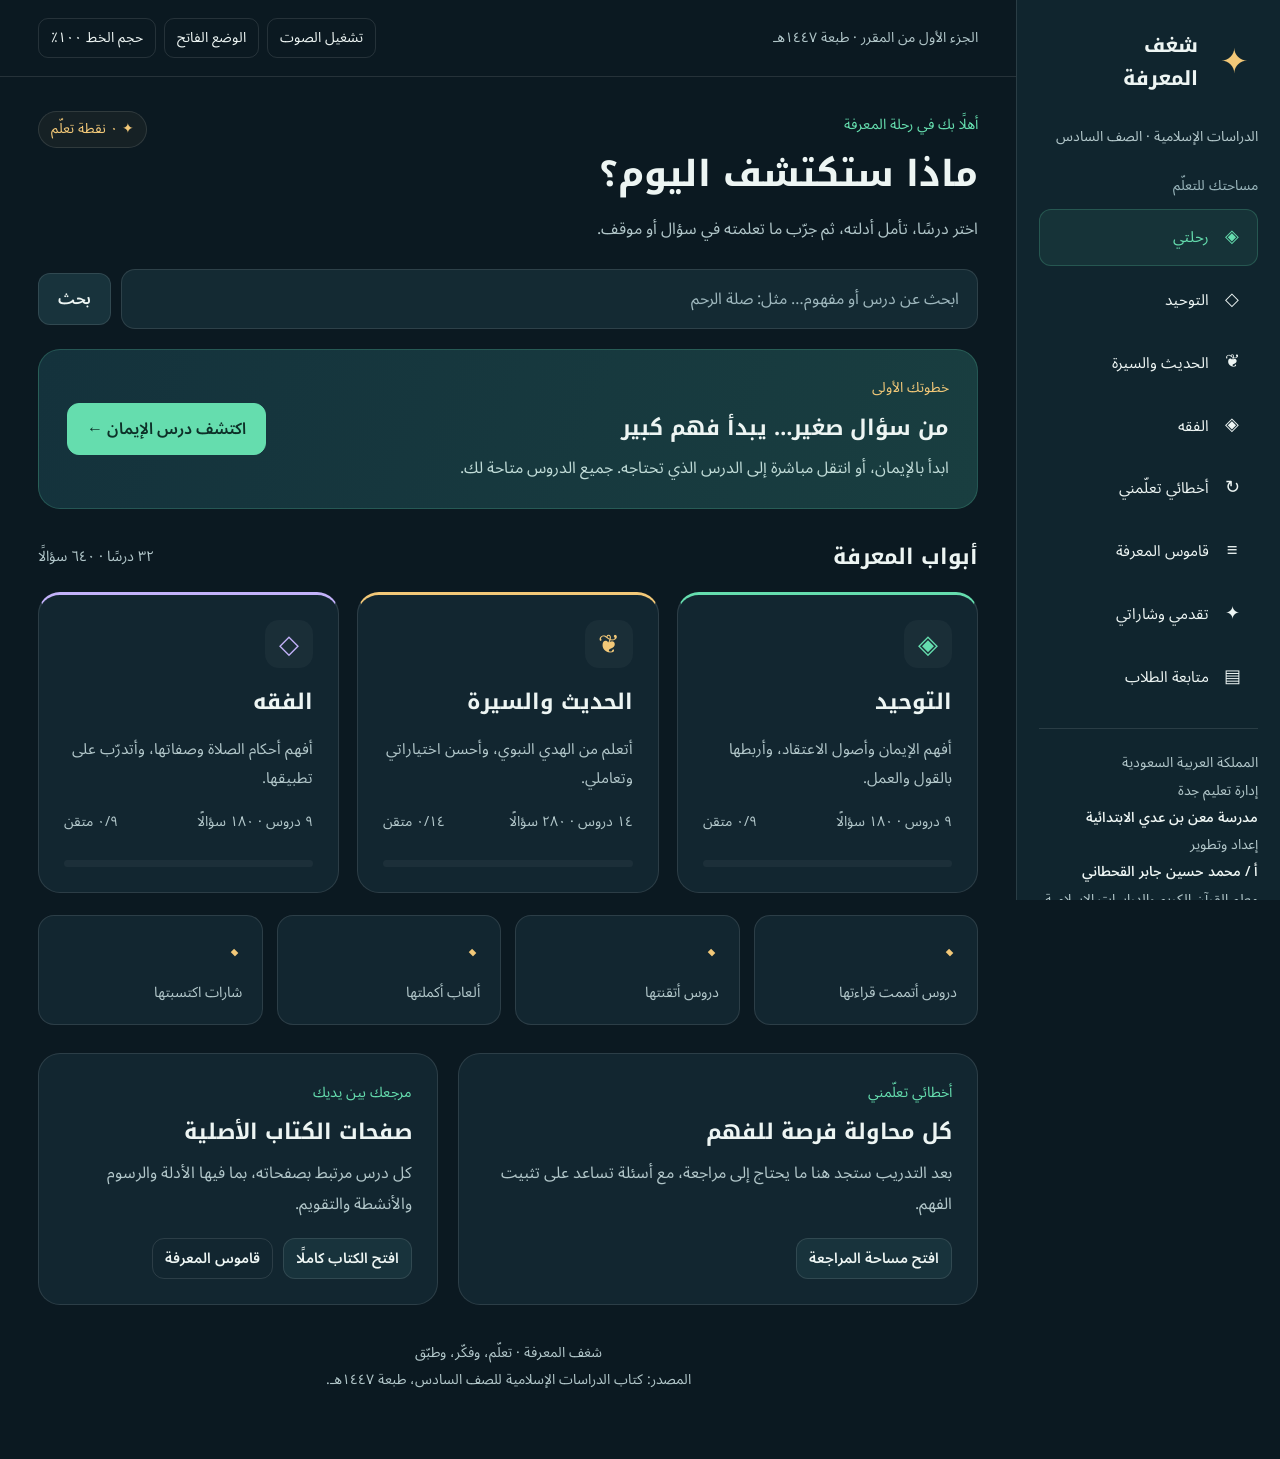
<file: index.html>
<!doctype html>
<html lang="ar" dir="rtl">
<head>
<meta charset="utf-8"><meta name="viewport" content="width=device-width,initial-scale=1">
<meta name="theme-color" content="#102a32">
<meta name="description" content="شغف المعرفة: دروس الدراسات الإسلامية للصف السادس، وأسئلة وألعاب وتعلّم ذاتي من الكتاب المدرسي طبعة 1447هـ.">
<title>شغف المعرفة | رحلتك إلى الفهم</title>
<link rel="stylesheet" href="styles.css">
<script defer src="content/curriculum.js"></script><script defer src="engine.js"></script><script defer src="app.js"></script>
</head>
<body>
<a class="skip-link" href="#main">انتقل إلى المحتوى</a>
<div id="app"></div>
<div id="toast" role="status" aria-live="polite"></div>
<noscript>يحتاج هذا الموقع إلى تشغيل JavaScript لعرض الدروس والأنشطة. <a href="assets/book/index.html">تنزيل صفحات الكتاب</a>.</noscript>
</body></html>
</file>
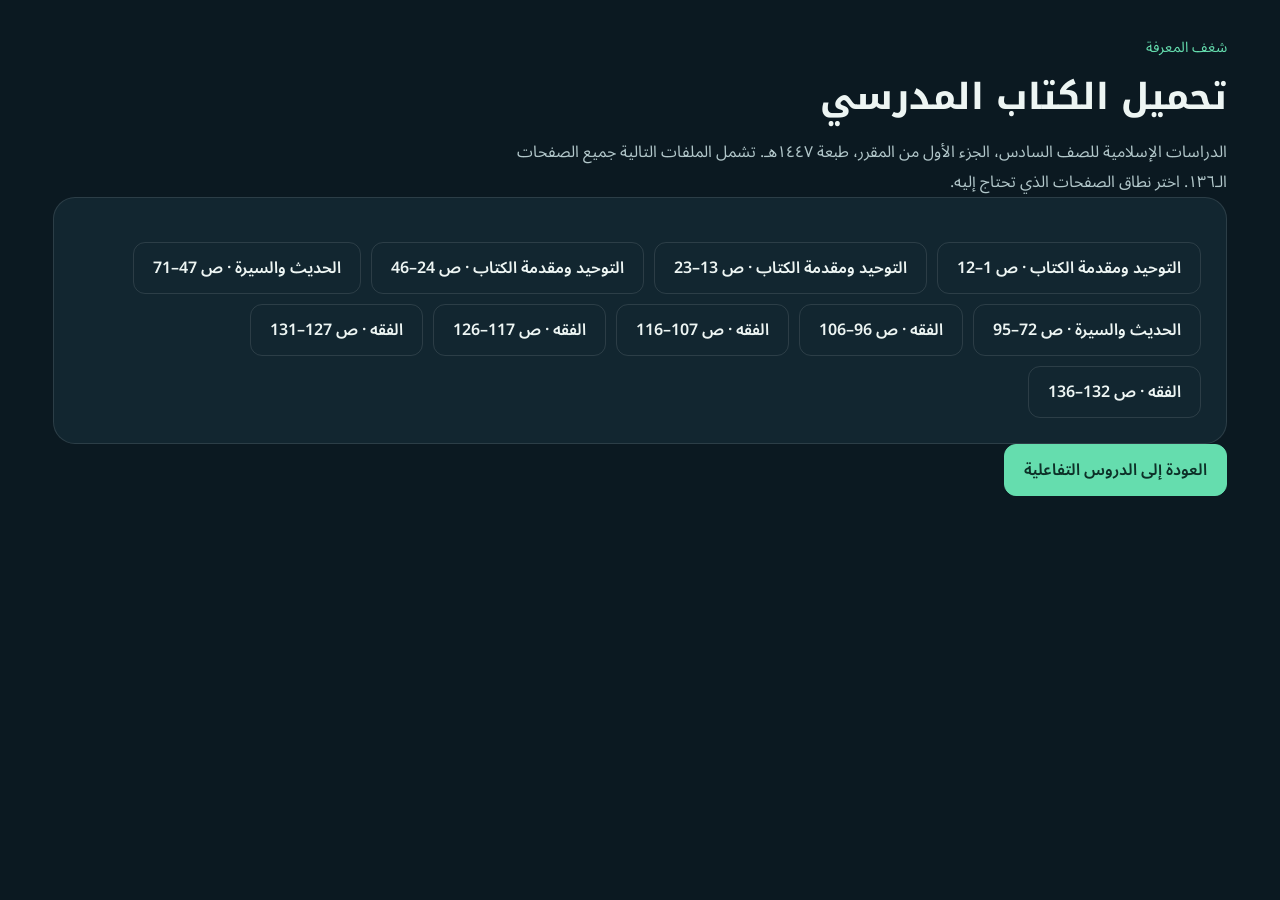
<file: assets/book/index.html>
<!doctype html><html lang="ar" dir="rtl"><head><meta charset="utf-8"><meta name="viewport" content="width=device-width,initial-scale=1"><title>الكتاب المدرسي | شغف المعرفة</title><link rel="stylesheet" href="../../styles.css"></head><body><main class="content"><span class="eyebrow">شغف المعرفة</span><h1>تحميل الكتاب المدرسي</h1><p class="lede">الدراسات الإسلامية للصف السادس، الجزء الأول من المقرر، طبعة ١٤٤٧هـ. تشمل الملفات التالية جميع الصفحات الـ١٣٦. اختر نطاق الصفحات الذي تحتاج إليه.</p><section class="panel"><div class="actions"><a class="btn ghost" href="tawheed-001-012.pdf">التوحيد ومقدمة الكتاب · ص 1–12</a><a class="btn ghost" href="tawheed-013-023.pdf">التوحيد ومقدمة الكتاب · ص 13–23</a><a class="btn ghost" href="tawheed-024-046.pdf">التوحيد ومقدمة الكتاب · ص 24–46</a><a class="btn ghost" href="hadith-047-071.pdf">الحديث والسيرة · ص 47–71</a><a class="btn ghost" href="hadith-072-095.pdf">الحديث والسيرة · ص 72–95</a><a class="btn ghost" href="fiqh-096-106.pdf">الفقه · ص 96–106</a><a class="btn ghost" href="fiqh-107-116.pdf">الفقه · ص 107–116</a><a class="btn ghost" href="fiqh-117-126.pdf">الفقه · ص 117–126</a><a class="btn ghost" href="fiqh-127-131.pdf">الفقه · ص 127–131</a><a class="btn ghost" href="fiqh-132-136.pdf">الفقه · ص 132–136</a></div></section><a class="btn primary" href="../../index.html">العودة إلى الدروس التفاعلية</a></main></body></html>
</file>
<file: styles.css>
@font-face{font-family:Shaghaf;src:url('assets/fonts/sans.ttf') format('truetype');font-weight:100 900;font-display:swap}
@font-face{font-family:Kufi;src:url('assets/fonts/kufi.ttf') format('truetype');font-weight:100 900;font-display:swap}
:root{--bg:#0b1921;--panel:#122630;--panel2:#18333c;--text:#edf5f3;--muted:#b2c7ca;--line:#ffffff1c;--green:#65ddae;--gold:#f2c878;--purple:#c3b2fa;--red:#ffa7a5;--font-scale:1;--radius:22px;color-scheme:dark}
*{box-sizing:border-box}html{scroll-behavior:smooth;font-size:calc(16px * var(--font-scale))}body{margin:0;background:var(--bg);color:var(--text);font-family:Shaghaf,Arial,sans-serif;line-height:1.9}button,input,select,textarea{font:inherit}button,a,input,textarea,select{-webkit-tap-highlight-color:transparent}button,a{touch-action:manipulation}button{cursor:pointer}button:disabled{cursor:default;opacity:.58}button:focus-visible,a:focus-visible,input:focus-visible,textarea:focus-visible,select:focus-visible{outline:3px solid var(--gold);outline-offset:4px}a{color:inherit;text-decoration:none}button{color:inherit}h1,h2,h3,h4,p{margin:0}h1,h2,h3{font-family:Kufi,Shaghaf,sans-serif;line-height:1.65}h1{font-size:clamp(1.6rem,2.8vw,2.35rem);font-weight:750}h2{font-size:1.35rem}h3{font-size:1.05rem}small,.meta{font-size:.875rem;color:var(--muted)}ul,ol{padding-inline-start:1.5rem}img{max-width:100%;height:auto}.skip-link{position:fixed;top:-80px;right:15px;background:var(--gold);color:#152329;padding:12px;z-index:100}.skip-link:focus{top:10px}
.shell{display:grid;grid-template-columns:264px minmax(0,1fr);min-height:100vh}.sidebar{position:sticky;top:0;height:100vh;padding:30px 22px;background:#10252e;border-inline-end:1px solid var(--line);display:flex;flex-direction:column;overflow-y:auto;gap:22px}.brand{display:flex;align-items:center;gap:12px}.brand-mark{font-size:2.15rem;color:var(--gold);width:48px;flex:none;text-align:center}.brand-name{font-family:Kufi;font-size:1.22rem;font-weight:750;line-height:1.65}.brand-sub{font-size:.875rem;color:var(--muted);margin-top:7px}.nav-label{font-size:.875rem;color:#9ab6bc;margin-bottom:9px}.nav-items{display:grid;gap:6px}.nav-link{display:flex;align-items:center;gap:10px;width:100%;border:1px solid transparent;background:transparent;border-radius:12px;padding:10px 12px;text-align:right;font-size:.95rem}.nav-link:hover{background:#ffffff07}.nav-link.active{background:#65ddae15;border-color:#65ddae36;color:var(--green)}.nav-symbol{width:26px;font-size:1.15rem;text-align:center}.sidebar-footer{margin-top:auto;padding-top:20px;border-top:1px solid var(--line);font-size:.875rem;color:var(--muted);line-height:1.95}.sidebar-footer strong{display:block;color:var(--text);font-weight:550}.main-wrap{min-width:0}.topbar{padding:18px 38px;display:flex;align-items:center;justify-content:space-between;gap:12px;border-bottom:1px solid var(--line)}.top-context{font-size:.875rem;color:var(--muted)}.tools{display:flex;align-items:center;gap:8px;flex-wrap:wrap}.tool{background:transparent;border:1px solid var(--line);border-radius:10px;padding:5px 12px;min-height:40px;font-size:.875rem}.tool[aria-pressed=true]{color:var(--green);border-color:var(--green)}.content{max-width:1250px;margin:auto;padding:34px 38px 65px}.page-head{display:flex;justify-content:space-between;align-items:flex-start;gap:20px;margin-bottom:25px}.eyebrow{color:var(--green);font-size:.9rem;display:block;margin-bottom:7px}.lede{color:var(--muted);max-width:720px;margin-top:9px;font-size:1rem}.pill{display:inline-flex;gap:5px;align-items:center;border-radius:100px;padding:4px 12px;font-size:.875rem;background:#ffffff08;border:1px solid var(--line);white-space:nowrap}.pill.green{color:var(--green);background:#65ddae0c}.pill.gold{color:var(--gold);background:#f2c8780c}.pill.purple{color:var(--purple);background:#c3b2fa0c}.pill.red{color:var(--red)}.hero-strip{display:grid;grid-template-columns:1fr auto;gap:24px;align-items:center;border:1px solid #65ddae35;background:linear-gradient(110deg,#14323c,#193e40);border-radius:var(--radius);padding:25px 28px;margin-bottom:24px}.hero-strip p{max-width:680px;color:#c1dcd8;margin-top:7px}.hero-strip .hero-kicker{color:var(--gold);font-size:.875rem;margin:0 0 8px}.btn{border:1px solid var(--line);background:var(--panel2);border-radius:12px;padding:11px 19px;display:inline-flex;align-items:center;justify-content:center;gap:9px;font-weight:600;line-height:1.75;min-height:46px}.btn.primary{background:var(--green);color:#0d3028;border-color:var(--green)}.btn.gold{background:var(--gold);color:#342b1a;border-color:var(--gold)}.btn.ghost{background:transparent}.btn:hover:not(:disabled){filter:brightness(1.09)}.btn.small{padding:7px 12px;min-height:40px;font-size:.9rem}.text-link{border:0;background:transparent;color:var(--green);padding:5px 0;display:inline-block;text-decoration:underline;text-underline-offset:5px}.stats{display:grid;grid-template-columns:repeat(4,minmax(0,1fr));gap:14px;margin:22px 0 28px}.stat{padding:18px 20px;background:var(--panel);border:1px solid var(--line);border-radius:16px}.stat strong{font-family:Kufi;font-size:1.65rem;color:var(--gold);line-height:1.5}.stat span{display:block;font-size:.9rem;color:var(--muted);margin-top:5px}.section-top{display:flex;align-items:center;justify-content:space-between;gap:18px;margin:30px 0 17px}.section-top p{color:var(--muted);font-size:.9rem}.search{display:flex;align-items:center;gap:10px;position:relative;margin:20px 0}.search input{width:100%;background:#142a33;border:1px solid var(--line);border-radius:14px;padding:14px 18px;color:var(--text);font-size:1rem;min-height:52px}.search input::placeholder{color:#9fb8be}.subject-grid{display:grid;grid-template-columns:repeat(3,minmax(0,1fr));gap:18px}.subject-card{display:flex;flex-direction:column;gap:16px;padding:25px;border:1px solid var(--line);border-radius:var(--radius);background:var(--panel);border-top:3px solid var(--accent,var(--green));transition:transform .18s,border-color .18s;min-width:0}.subject-card:hover{transform:translateY(-3px);border-color:var(--accent)}.subject-card .big-symbol{width:48px;height:48px;display:grid;place-items:center;border-radius:14px;background:#ffffff09;font-size:1.65rem;color:var(--accent)}.subject-card p{color:var(--muted);font-size:.95rem}.subject-bottom{margin-top:auto;display:flex;align-items:center;justify-content:space-between;gap:10px;font-size:.875rem;color:var(--muted)}.progress{height:7px;background:#ffffff0b;border-radius:100px;overflow:hidden;margin-top:9px}.progress>span{display:block;height:100%;background:var(--accent,var(--green));border-radius:100px;transition:width .3s}.two-col{display:grid;grid-template-columns:1.3fr 1fr;gap:20px;margin-top:23px}.panel{background:var(--panel);border:1px solid var(--line);border-radius:var(--radius);padding:25px}.panel p{color:var(--muted);margin-top:9px}.panel .actions{margin-top:19px}.actions{display:flex;align-items:center;gap:10px;flex-wrap:wrap}.unit-block{margin:29px 0}.unit-head{display:flex;align-items:center;justify-content:space-between;gap:15px;margin:0 0 14px}.unit-head h2{font-size:1.15rem}.lesson-list{display:grid;gap:11px}.lesson-row{display:flex;align-items:center;gap:17px;background:var(--panel);border:1px solid var(--line);border-radius:15px;padding:17px 20px;transition:border-color .2s}.lesson-row:hover{border-color:var(--green)}.lesson-number{font-family:Kufi;display:grid;place-items:center;min-width:43px;height:43px;color:var(--accent,var(--green));border:1px solid var(--line);border-radius:13px;font-size:1.05rem;flex:none}.lesson-info{flex:1;min-width:0}.lesson-info h3{font-family:Shaghaf;font-size:1.1rem;font-weight:650}.lesson-info p{font-size:.875rem;color:var(--muted);margin-top:3px}.row-status{font-size:.875rem;color:var(--muted)}.lesson-head{margin-bottom:20px}.breadcrumbs{display:flex;gap:8px;flex-wrap:wrap;font-size:.875rem;color:var(--muted);margin-bottom:12px}.lesson-head .meta-row{display:flex;gap:9px;flex-wrap:wrap;margin-top:16px}.tabs{display:flex;gap:6px;border-bottom:1px solid var(--line);margin:25px 0;flex-wrap:wrap;padding-bottom:10px}.tab{border:1px solid transparent;border-radius:10px;background:transparent;padding:9px 16px;color:var(--muted);font-size:.95rem}.tab[aria-current=page]{background:var(--green);color:#12372b;font-weight:650}.spark{background:#f2c8780b;border:1px solid #f2c87835;border-radius:var(--radius);padding:24px;margin-bottom:22px}.spark .eyebrow{color:var(--gold)}.spark h2{font-family:Shaghaf;font-size:1.25rem}.goals{padding:22px 25px;border:1px solid var(--line);border-radius:var(--radius);margin-bottom:22px;background:#10232b}.goals ul{margin-bottom:0;color:var(--muted);display:grid;gap:6px}.reading-layout{display:grid;grid-template-columns:minmax(0,1fr) 210px;gap:23px}.reading-sections{display:grid;gap:18px}.reading-section{border:1px solid var(--line);border-radius:var(--radius);padding:25px 28px;background:var(--panel);scroll-margin-top:20px}.reading-section h2{font-size:1.17rem;color:var(--green);margin-bottom:15px}.reading-section p{font-size:1.08rem;line-height:2.15;margin:10px 0;color:#d6e4e4}.source-link{font-size:.875rem;color:var(--gold);border-top:1px solid var(--line);padding-top:10px;margin-top:15px;display:block}.lesson-toc{position:sticky;top:20px;align-self:start;padding:18px;border:1px solid var(--line);border-radius:16px;background:var(--panel)}.lesson-toc strong{font-size:.9rem;display:block;margin-bottom:9px}.lesson-toc a{display:block;color:var(--muted);font-size:.875rem;padding:8px 0;border-bottom:1px solid #ffffff08}.lesson-toc a:hover{color:var(--green)}.reading-footer{margin-top:24px;display:flex;justify-content:space-between;gap:15px;flex-wrap:wrap}.hint{font-size:.9rem;color:var(--muted);line-height:1.9;margin-top:12px}.question{padding:30px;border:1px solid var(--line);border-radius:var(--radius);background:var(--panel);max-width:820px;margin:20px auto}.question h2{font-family:Shaghaf;font-size:1.4rem;margin:20px 0;line-height:1.9}.question-meta{display:flex;justify-content:space-between;align-items:center;gap:12px;font-size:.9rem;color:var(--muted)}.options{display:grid;gap:11px}.option{display:flex;align-items:flex-start;gap:12px;text-align:right;width:100%;background:#ffffff03;border:1px solid #ffffff24;border-radius:13px;padding:15px 17px;line-height:1.8;min-height:54px}.option-letter{display:grid;place-items:center;border:1px solid var(--line);border-radius:8px;width:29px;height:29px;flex:none;font-size:.9rem}.option:hover:not(:disabled){border-color:var(--green);background:#65ddae09}.option.correct{border-color:var(--green);background:#65ddae15;opacity:1}.option.wrong{border-color:var(--red);background:#ffa7a515;opacity:1}.feedback{margin-top:20px;padding:18px 20px;border:1px solid #65ddae44;background:#65ddae0b;border-radius:15px;color:#d6f1e6}.feedback.wrong{border-color:#f2c87850;background:#f2c87809;color:#f4e7ce}.feedback strong{display:block;margin-bottom:6px;color:var(--green)}.feedback.wrong strong{color:var(--gold)}.feedback p{line-height:2}.feedback .btn{margin-top:15px}.result{text-align:center;max-width:800px;margin:25px auto}.result-score{font-family:Kufi;font-size:3.8rem;color:var(--green);margin:12px 0}.result .actions{justify-content:center;margin:23px 0}.answer-review{text-align:right;display:grid;gap:10px;margin-top:25px}.review-item{background:var(--panel);border:1px solid var(--line);border-radius:15px;padding:18px}.review-item p{margin:8px 0;font-size:.95rem;color:var(--muted)}.game-grid{display:grid;grid-template-columns:repeat(2,minmax(0,1fr));gap:20px}.game-card{display:flex;flex-direction:column;gap:18px;min-height:260px}.game-card .btn{align-self:flex-start;margin-top:auto}.game-icon{font-size:2rem;color:var(--gold)}.round-path{display:flex;justify-content:center;gap:9px;margin:22px 0;flex-wrap:wrap}.round-dot{width:29px;height:29px;border-radius:9px;display:grid;place-items:center;border:1px solid var(--line);font-size:.875rem;color:var(--muted)}.round-dot.done{background:var(--green);color:#14382d;border-color:var(--green)}.round-dot.current{border-color:var(--gold);color:var(--gold)}.match-board{display:grid;grid-template-columns:1fr 1fr;gap:22px;max-width:950px;margin:20px auto}.match-col{display:grid;gap:11px;align-content:start}.match-col h3{color:var(--gold);margin-bottom:5px}.match-card{padding:15px;background:var(--panel);border:1px solid var(--line);border-radius:13px;text-align:right;min-height:80px;line-height:1.85;font-size:1rem}.match-card.selected{border-color:var(--gold);background:#f2c87814}.match-card.matched{border-color:#65ddae66;background:#65ddae09;color:var(--green);opacity:.7}.match-card.miss{border-color:var(--red)}.book-controls{display:flex;align-items:center;justify-content:center;gap:12px;flex-wrap:wrap;margin:20px 0}.book-controls select{background:var(--panel2);color:var(--text);padding:8px;border:1px solid var(--line);border-radius:10px;max-width:100%}.book-page{max-width:920px;margin:0 auto;background:white;border-radius:10px;overflow:hidden;box-shadow:0 15px 60px #0004}.book-page img{display:block;width:100%}.book-caption{text-align:center;color:var(--muted);font-size:.875rem;margin:10px 0}.reflection{margin-bottom:22px}.reflection h3{font-family:Shaghaf;font-size:1.15rem;margin:10px 0}.textarea{width:100%;min-height:130px;resize:vertical;border:1px solid var(--line);border-radius:12px;background:#0c1d25;padding:15px;color:var(--text);line-height:2;margin-top:12px}.reflection details{border-top:1px solid var(--line);margin-top:16px;padding-top:12px}.reflection summary{color:var(--gold);cursor:pointer}.reflection details p{margin-top:12px;color:var(--muted)}.note-saved{color:var(--green);font-size:.875rem;min-height:27px}.empty{text-align:center;padding:42px 25px;border:1px dashed var(--line);border-radius:20px}.empty p{color:var(--muted);margin:10px auto 20px;max-width:580px}.badge-grid{display:grid;grid-template-columns:repeat(3,minmax(0,1fr));gap:15px;margin:20px 0}.badge{padding:23px 18px;border:1px solid var(--line);background:var(--panel);border-radius:18px;text-align:center;opacity:.7}.badge.earned{opacity:1;border-color:#f2c87865;background:#f2c87808}.badge-icon{font-size:2rem;display:block;color:var(--gold);margin:0 0 12px}.badge h3{font-size:1rem}.badge p{font-size:.875rem;color:var(--muted);margin-top:8px}.glossary-grid{display:grid;grid-template-columns:repeat(2,minmax(0,1fr));gap:15px}.glossary-card h3{color:var(--gold)}.glossary-card p{margin:10px 0}.table-wrap{overflow:auto;margin-top:20px;border:1px solid var(--line);border-radius:15px}table{border-collapse:collapse;width:100%;min-width:620px;background:var(--panel)}th,td{text-align:right;padding:15px 17px;border-bottom:1px solid var(--line);font-size:.95rem}th{color:var(--gold);font-weight:650}.field{display:grid;gap:8px;margin:20px 0}.field input{border:1px solid var(--line);background:var(--bg);border-radius:11px;color:var(--text);padding:12px}.file-input{border:1px dashed #65ddae66;padding:18px;border-radius:14px;width:100%;margin-top:15px;color:var(--muted);background:var(--bg)}.backup-actions{margin-top:25px;display:flex;gap:10px;flex-wrap:wrap}#toast{position:fixed;bottom:24px;left:50%;transform:translateX(-50%);max-width:90vw;padding:13px 22px;background:#21483f;border:1px solid #65ddae88;box-shadow:0 10px 40px #0005;color:white;border-radius:14px;z-index:90;opacity:0;pointer-events:none;transition:opacity .2s;text-align:center}#toast.show{opacity:1}.footer-note{color:var(--muted);font-size:.875rem;margin-top:35px;text-align:center}.mobile-nav{display:none}.celebrate{animation:celebrate .7s ease}@keyframes celebrate{0%{transform:scale(.95)}50%{transform:scale(1.04)}100%{transform:scale(1)}}.theme-light{--bg:#edf3f3;--panel:#fff;--panel2:#e3efeb;--text:#132e35;--muted:#48676e;--line:#133d3524;--green:#137d5f;--gold:#986917;--purple:#6650a2;--red:#ac3434;color-scheme:light}.theme-light .sidebar{background:#e2efeb}.theme-light .hero-strip{background:#d4eee5;border-color:#28856744}.theme-light .hero-strip p{color:#365e57}.theme-light .hero-strip .hero-kicker{color:#7d5b1c}.theme-light .reading-section p{color:#294b51}.theme-light .search input,.theme-light .goals{background:#fff}.theme-light .textarea{background:#fff}.theme-light .feedback{color:#22473a}.theme-light .feedback.wrong{color:#634b1f}.theme-light .btn.primary{color:#fff}.theme-light .btn.gold{color:#fff}.theme-light .tab[aria-current=page]{color:#fff}.theme-light .round-dot.done{color:#fff}.theme-light .option:hover:not(:disabled){background:#137d5f09}.theme-light .nav-label{color:#48676e}.theme-light .search input::placeholder{color:#607b80}
@media(max-width:1120px){.shell{grid-template-columns:230px minmax(0,1fr)}.sidebar{padding:25px 17px}.content{padding:28px 25px 60px}.topbar{padding:16px 25px}.reading-layout{grid-template-columns:minmax(0,1fr)}.lesson-toc{display:none}.subject-grid{gap:12px}.subject-card{padding:20px}.badge-grid{grid-template-columns:repeat(2,minmax(0,1fr))}}
@media(max-width:800px){.shell{display:block}.sidebar{height:auto;position:static;padding:18px 20px;display:block;border-inline-end:0;border-bottom:1px solid var(--line)}.brand{justify-content:center}.brand-sub{text-align:center;margin-top:8px}.sidebar nav,.sidebar-footer{display:none}.mobile-nav{display:flex;gap:7px;overflow:auto;white-space:nowrap;padding:12px 18px;border-bottom:1px solid var(--line)}.mobile-nav .nav-link{width:auto;padding:6px 12px;flex:none}.topbar{padding:12px 20px;flex-wrap:wrap}.content{padding:23px 20px 45px}.page-head{flex-direction:column;gap:12px}.subject-grid{grid-template-columns:1fr}.subject-card{gap:12px}.subject-card .big-symbol{display:none}.hero-strip{grid-template-columns:1fr;padding:22px;gap:18px}.hero-strip .btn{justify-self:start}.two-col{grid-template-columns:1fr}.stats{grid-template-columns:repeat(2,minmax(0,1fr));gap:11px}.stat{padding:15px 18px}.section-top{align-items:flex-start;flex-wrap:wrap}.reading-section{padding:22px}.reading-section p{font-size:1.03rem}.question{padding:22px}.game-grid{grid-template-columns:1fr}.match-board{gap:10px}.match-card{padding:11px;min-height:100px;font-size:.95rem}.match-col{gap:10px}.glossary-grid{grid-template-columns:1fr}.unit-head{align-items:flex-start;flex-direction:column;gap:10px}.lesson-row{padding:15px 13px;gap:12px}.row-status{display:none}.top-context{font-size:.875rem}.tabs{gap:4px}.tab{padding:9px 12px;font-size:.9rem}.book-controls{gap:8px}.book-controls .btn{padding:8px 12px}.badge-grid{gap:12px}.badge{padding:20px 14px}.result-score{font-size:3.1rem}.panel{padding:22px}.reading-footer .btn{flex:1}.lesson-info h3{font-size:1.03rem}}
@media(prefers-reduced-motion:reduce){*,*::before,*::after{scroll-behavior:auto!important;animation:none!important;transition:none!important}}
@media print{:root{--text:#12232c;--muted:#364d57;--line:#ccd5d9;--green:#125d45;--gold:#785517}body{background:white;color:#12232c;font-size:12pt}.shell{display:block}.sidebar,.topbar,.mobile-nav,.tabs,.lesson-toc,.actions,.reading-footer,.btn,.tools,#toast,.skip-link,.breadcrumbs,.source-link{display:none!important}.content{padding:0;max-width:none}.panel,.reading-section,.spark,.goals,.review-item{background:white;border:1px solid #ddd;break-inside:avoid;box-shadow:none}.reading-layout{display:block}.reading-section p,.panel p,.lede,.hint{color:#263f46}.reading-section{padding:15px;margin-bottom:15px}.page-head{margin-bottom:15px}h1{font-size:21pt}h2{font-size:16pt}.book-page{box-shadow:none}.footer-note{display:block}.stats{grid-template-columns:repeat(4,1fr)}a{color:inherit}}
</file>
